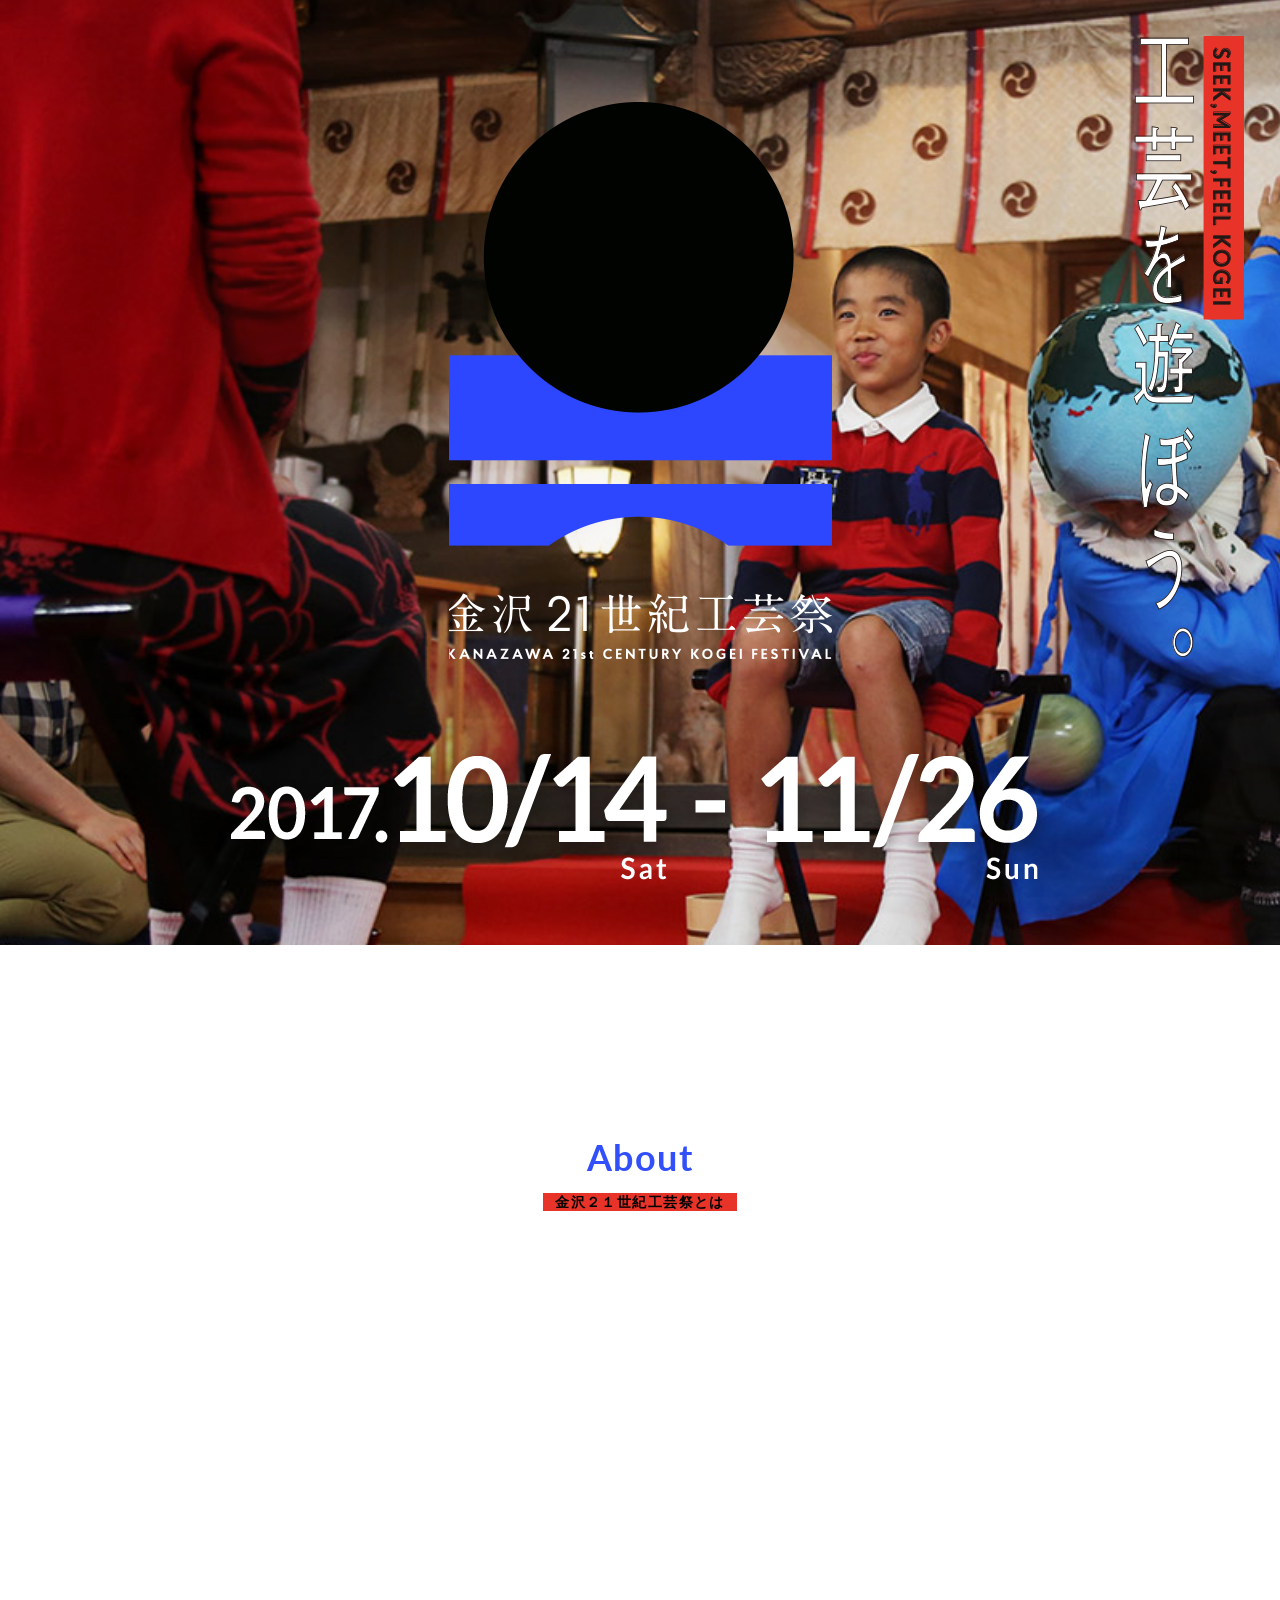
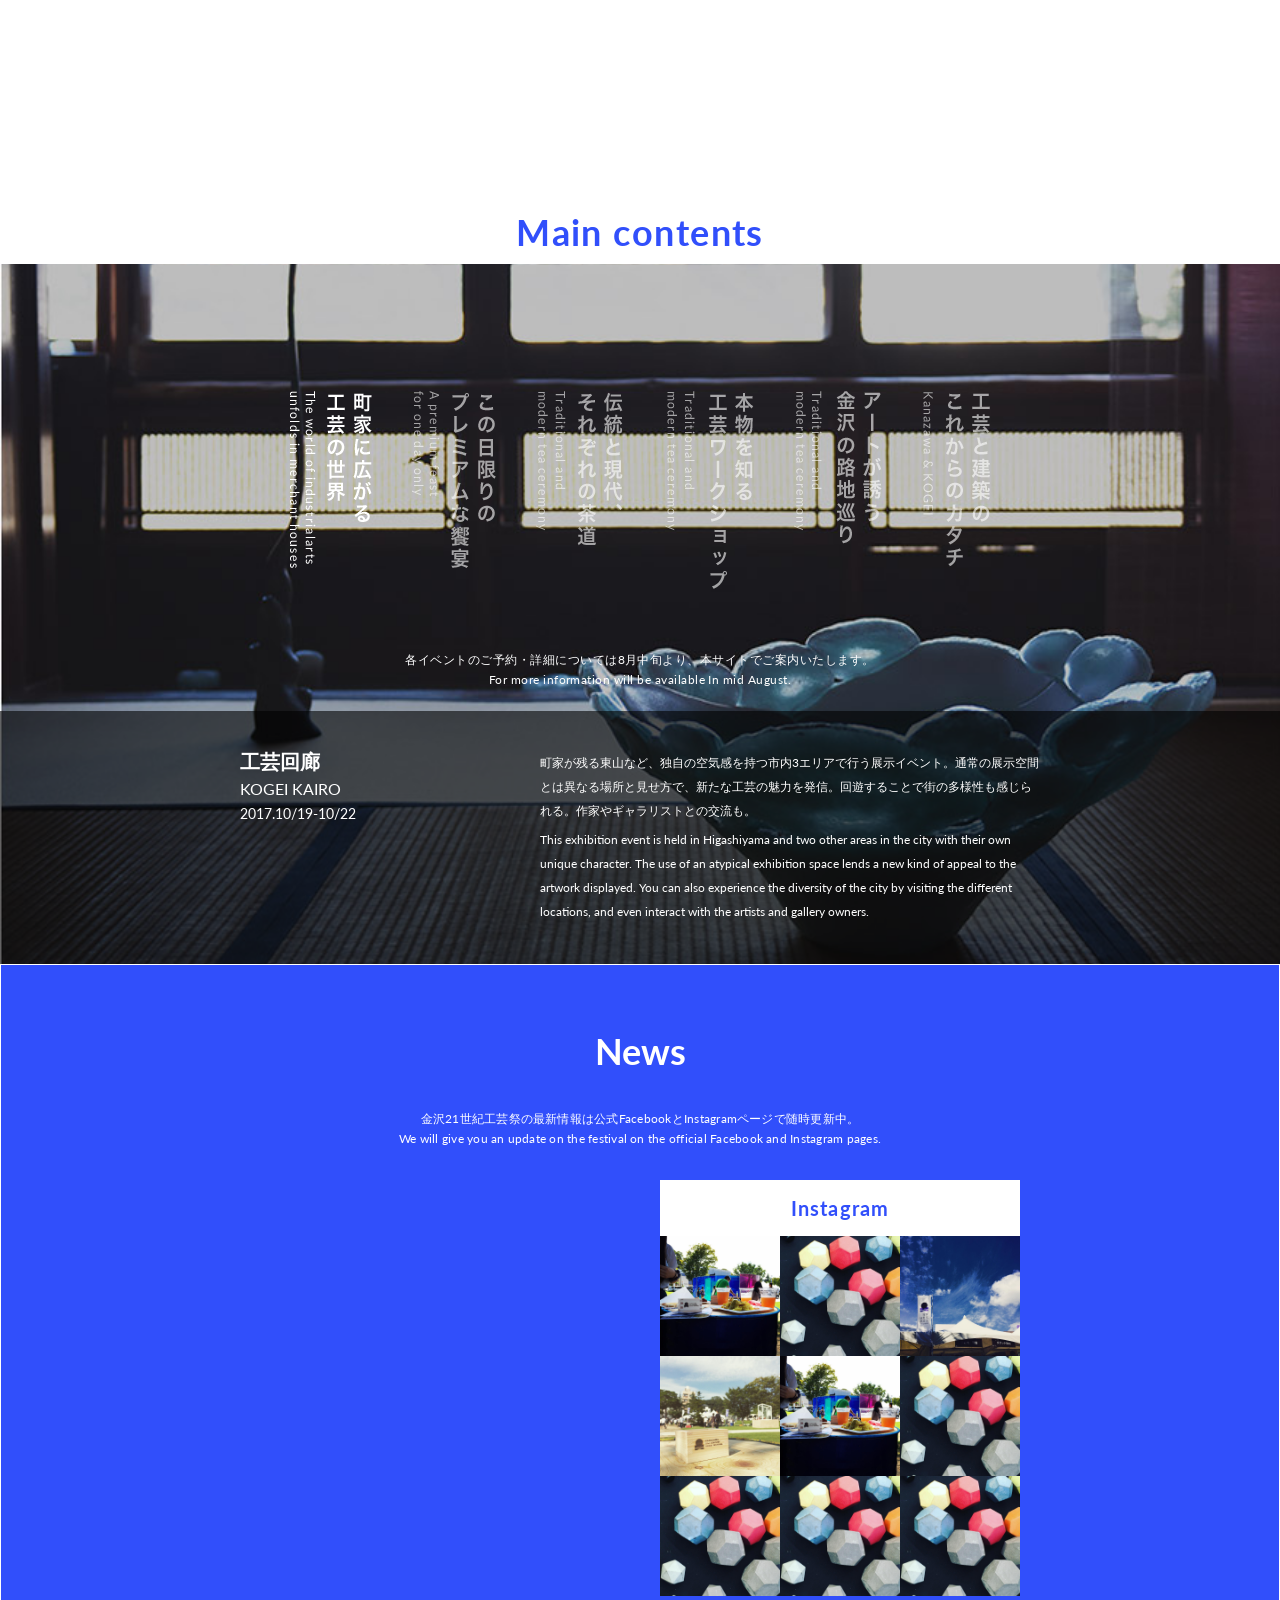
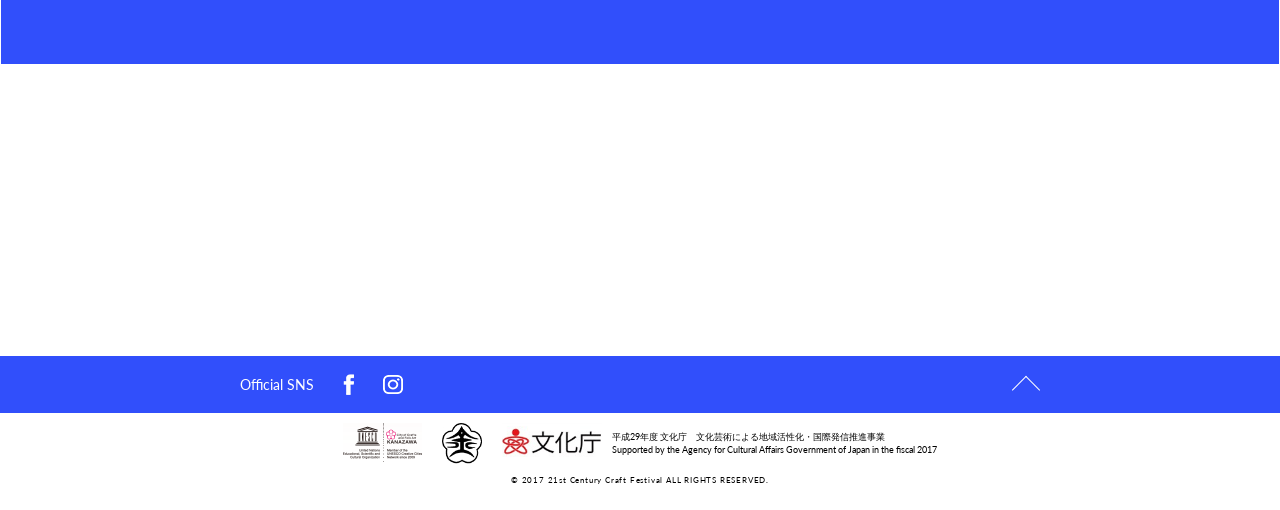
<file: public/index.html>
<!DOCTYPE html>
<html>

<head prefix="og: http://ogp.me/ns#">
  <meta charset="utf-8">
  <meta http-equiv="x-ua-compatible" content="ie=edge">
  <meta name="viewport" content="width=device-width, initial-scale=1, minimum-scale=1, maximum-scale=1, user-scalable=no">

  <meta name="keywords" content="#">
  <meta name="description" content="#">
  <title>第2回 金沢21世紀工芸祭</title>

  <!--  favicons -->
  <link rel="shortcut icon" type="image/vnd.microsoft.icon" href="assets/favicons/favicon.ico">
  <link rel="icon" type="image/vnd.microsoft.icon" href="assets/favicons/favicon.ico">
  <link rel="apple-touch-icon" sizes="57x57" href="assets/favicons/apple-touch-icon-57x57.png">
  <link rel="apple-touch-icon" sizes="60x60" href="assets/favicons/apple-touch-icon-60x60.png">
  <link rel="apple-touch-icon" sizes="72x72" href="assets/favicons/apple-touch-icon-72x72.png">
  <link rel="apple-touch-icon" sizes="76x76" href="assets/favicons/apple-touch-icon-76x76.png">
  <link rel="apple-touch-icon" sizes="114x114" href="assets/favicons/apple-touch-icon-114x114.png">
  <link rel="apple-touch-icon" sizes="120x120" href="assets/favicons/apple-touch-icon-120x120.png">
  <link rel="apple-touch-icon" sizes="144x144" href="assets/favicons/apple-touch-icon-144x144.png">
  <link rel="apple-touch-icon" sizes="152x152" href="assets/favicons/apple-touch-icon-152x152.png">
  <link rel="apple-touch-icon" sizes="180x180" href="assets/favicons/apple-touch-icon-180x180.png">
  <link rel="icon" type="image/png" sizes="192x192" href="assets/favicons/android-chrome-192x192.png">
  <link rel="icon" type="image/png" sizes="48x48" href="assets/favicons/favicon-48x48.png">
  <link rel="icon" type="image/png" sizes="96x96" href="assets/favicons/favicon-96x96.png">
  <link rel="icon" type="image/png" sizes="96x96" href="assets/favicons/favicon-160x160.png">
  <link rel="icon" type="image/png" sizes="96x96" href="assets/favicons/favicon-196x196.png">
  <link rel="icon" type="image/png" sizes="16x16" href="assets/favicons/favicon-16x16.png">
  <link rel="icon" type="image/png" sizes="32x32" href="assets/favicons/favicon-32x32.png">
  <link rel="manifest" href="assets/favicons/manifest.json">
  <meta name="msapplication-TileColor" content="#2d88ef">
  <meta name="msapplication-TileImage" content="/mstile-144x144.png">
  <!-- /favicons -->

  <!-- ogp -->
  <meta property="og:site_name" content="金沢21世紀工芸祭">
  <meta property="og:title" content="金沢21世紀工芸祭">
  <meta property="og:description" content="クラフト都市金沢が総力を挙げて初開催する大型工芸フェスティバル「金沢21世紀工芸祭」">
  <meta property="og:type" content="article">
  <meta property="og:locale:alternate" content="ja_JP"/>
  <meta property="og:locale:alternate" content="es_ES"/>
  <meta property="og:url" content="http://21c-kogei.jp/">
  <meta property="og:image" content="#">
  <meta property="og:site_name" content="#">
  <!-- /ogp -->

  <!-- twitter -->
  <meta name="twitter:card" content="summary_large_image">
  <meta name="twitter:title" content="第2回 金沢21世紀工芸祭">
  <meta name="twitter:description" content="//概要">
  <meta name="twitter:image:src" content="//image">
  <!-- /twitter -->

  <!-- assets -->
  <link rel="stylesheet" href="assets/css/style.css">
  <link href="https://fonts.googleapis.com/css?family=Lato" rel="stylesheet">
  <script src="assets/js/picturefill.js"></script>
  <script src="assets/js/jquery.js"></script>
  <script src="assets/js/bxslider.js"></script>
  <script src="assets/js/script.js"></script>
  <!-- /assets -->

</head>

<body>
  <div id="fb-root"></div>
  <script>
    (function (d, s, id) {
      var js, fjs = d.getElementsByTagName(s)[0];
      if (d.getElementById(id)) return;
      js = d.createElement(s);
      js.id = id;
      js.src = "//connect.facebook.net/ja_JP/sdk.js#xfbml=1&version=v2.9";
      fjs.parentNode.insertBefore(js, fjs);
    }(document, 'script', 'facebook-jssdk'));
  </script>

  <!-- header -->
  <header id="header">
    <h1 class="h1_01">
      <img src="assets/images/header_h1_01.png" alt="金沢21世紀工芸祭 KANAZAWA 21st CENTURY FESTIVAL">
    </h1>
    <p class="p_01"><img src="assets/images/header_p_01.png" alt="第二回"></p>
    <time class="time_01"><img src="assets/images/header_time_01.png" alt="2017.10/14sat - 11/26sun"></time>
  </header>
  <!-- header -->

  <!-- content -->
  <main id="index" class="content">

    <!-- about -->
    <section class="about">
      <div class="l_inner">
        <h2 class="h2_01">About<br><i>金沢２１世紀工芸祭とは</i></h2>
        <p class="p_01">金沢21世紀工芸祭は、藩政期以来のものづくりが息づく石川県金沢市を舞台に開催する大型工芸フェスティバル。多様な展示にワークショップ、食イベントや茶会など、たくさんのプログラムが展開されます。いつにも増して工芸との接点がちりばめられた金沢で、ものづくりをとことん堪能してみませんか。</p>
        <h2 class="h2_02">What is Kanazawa 21st KOGEI Festival</h2>
        <p class="p_02">The Kanazawa 21 KOGEI Festival is a large-scale arts and crafts festival held in Kanazawa, Ishikawa Prefecture, a setting where craftsmanship traditions dating from the Edo period come to life. In addition to a wide range of exhibits, there will be held workshops, feast events, tea ceremony and other event programs. Thoroughly enjoy craftsmanship in Kanazawa, a city that will be studded even more than usual with places to experience arts and crafts.</p>
      </div>
    </section>
    <!-- /about -->

    <!-- /main_content -->
    <section class="mc">
      <h2 class="h2_01">Main contents</h2>
      <p class="p_01 pc">各イベントのご予約・詳細については8月中旬より、本サイトでご案内いたします。<br><i>For more information will be available In mid August.</i></p>
      <div class="mc_slider pc">
        <ul id="mcSlider">
          <li>
            <div class="l_block_01">
              <div class="l_box_01">
                <h3>工芸回廊<i>KOGEI KAIRO</i></h3>
                <time>2017.10/19-10/22</time>
              </div>
              <div class="l_box_02">
                <p>町家が残る東山など、独自の空気感を持つ市内3エリアで行う展示イベント。通常の展示空間とは異なる場所と見せ方で、新たな工芸の魅力を発信。回遊することで街の多様性も感じられる。作家やギャラリストとの交流も。</p>
                <p>This exhibition event is held in Higashiyama and two other areas in the city with their own unique character. The use of an atypical exhibition space lends a new kind of appeal to the artwork displayed. You can also experience the diversity of the city by visiting the different locations, and even interact with the artists and gallery owners.</p>
              </div>
            </div>
          </li>
          <li>
            <div class="l_block_01">
              <div class="l_box_01">
                <h3>趣膳食彩<i>SHUZEN SHOKUSAI</i></h3>
                <time>2017.10/14-11/25</time>
              </div>
              <div class="l_box_02">
                <p>金沢が誇る食文化と工芸の饗宴。金沢の街を深く知るディレクター陣が、工芸作家や料理、空間を独自の感性でコーディネート。この日のためだけに用意されたプレミアムな世界観を五感で味わう、一期一会の食事会。</p>
                <p>A feast featuring the food culture and industrial arts Kanazawa takes pride in. The group of directors has deep understanding of the city of Kanazawa, and coordinates the works of industrial artists, food, and the space itself with a distinctive aesthetic. Enjoy the premium world created especially for this day with all five of your sense at this once in a lifetime dinner party.</p>
              </div>
            </div>
          </li>
          <li>
            <div class="l_block_01">
              <div class="l_box_01">
                <h3>金沢みらい茶会<i>KANAZAWA MIRAI CHAKAI</i></h3>
                <time>2017.10/15-11/26</time>
              </div>
              <div class="l_box_02">
                <p>「茶の湯」文化が根付く金沢ならではのイベント。茶席を「トラディショナル」と「コンテンポラリー」の2大テーマで実施。後者は建築家やクリエイターらが亭主となり、思い思いの解釈でおもてなしの心を表現する。</p>
                <p>This is an event perfectly suited to Kanazawa, with its deep-rooted connections to tea ceremony culture. Featuring two major themes for tea ceremony seating, traditional and contemporary. The latter features architects and creative professionals as tea masters, and the hosts interpret the teachings in their own way to form a unique style of hospitality.</p>
              </div>
            </div>
          </li>
          <li>
            <div class="l_block_01">
              <div class="l_box_01">
                <h3>金沢みらい工芸部<i>KANAZAWA MIRAI KOGEI-BU</i></h3>
                <time>2017.10/14-11/25</time>
              </div>
              <div class="l_box_02">
                <p>子どもから大人まで、幅広い層が参加できるワークショップを実施する。石川の伝統工芸体験のほか、作家がどのようなコンセプトで作品をつくっているか、彼らの思いを追体験するアートワーク寄りのプログラムもある。</p>
                <p>Visitors from a wide range of demographics from children to adults can all participate in this workshop. In addition to experiencing the traditional industrial arts of Ishikawa for yourself, this program also features vicarious experiences where creative professionals share the concepts they put into creating their work, giving participants a sense of closeness to artwork.</p>
              </div>
            </div>
          </li>
          <li>
            <div class="l_block_01">
              <div class="l_box_01">
                <h3>金沢アートスペースリンク<i>KANAZAWA ART SPACE LINK</i></h3>
                <time>2017.11/11-11/26</time>
              </div>
              <div class="l_box_02">
                <p>ギャラリーやアートスペースが連携する展示イベント。各スペースをそれぞれが目指す「美」の傾向により3グループに分類、グループごとに展示を行う。展示に併せてタブロイドも発行し、金沢の美術シーンを客観的に見つめる。</p>
                <p>This is an exhibition event coordinated by galleries and art spaces. The different spaces are divided up into 3 groups based on the type of beauty they're aiming for, and exhibitions are carried out for each group. There's also a published tabloid to go along with the exhibitions that provides an objective view of the art scene in Kanazawa.</p>
              </div>
            </div>
          </li>
          <li>
            <div class="l_block_01">
              <div class="l_box_01">
                <h3>工芸建築<i>Kanazawa &amp; KOGEI</i></h3>
                <time>2017.11.07 - 11.19</time>
              </div>
              <div class="l_box_02">
                <p>「建築を、ひとつの工芸作品として考える」。このテーマに、工芸作家や建築家ら多彩なプレイヤーが応じる初の展覧会。伝統と革新が呼応し合い独自の文化を発信する金沢から「工芸建築」が生み出す新たな可能性を提案する。</p>
                <p>This exhibition event is held in Higashiyama and two other areas in the city with their own unique character. The use of an atypical exhibition space lends a new kind of appeal to the artwork displayed. You can also experience the diversity of the city by visiting the different locations, and even interact with the artists and gallery owners.</p>
              </div>
            </div>
          </li>
        </ul>
      </div>
      <ul class="mc_pager pc" id="mcPager">
        <li><a data-slide-index="0"><img src="assets/images/mc_pager1.png" alt=""></a></li>
        <li><a data-slide-index="1"><img src="assets/images/mc_pager2.png" alt=""></a></li>
        <li><a data-slide-index="2"><img src="assets/images/mc_pager3.png" alt=""></a></li>
        <li><a data-slide-index="3"><img src="assets/images/mc_pager4.png" alt=""></a></li>
        <li><a data-slide-index="4"><img src="assets/images/mc_pager5.png" alt=""></a></li>
        <li><a data-slide-index="5"><img src="assets/images/mc_pager6.png" alt=""></a></li>
      </ul>
      <ul class="mc_accordion tb sp" id="mcAccordion">
        <li>
          <h3><img src="assets/images/mc_title_01.jpg" alt=""></h3>
          <div class="l_box_01">
            <h4 class="h4_01">工芸回廊<i>Kogei kairo</i></h4>
            <time class="time_01">2017.11/11-11/26</time>
            <p class="p_02">町家が残る東山など、独自の空気感を持つ市内3エリアで行う展示イベント。通常の展示空間とは異なる場所と見せ方で、新たな工芸の魅力を発信。回遊することで街の多様性も感じられる。作家やギャラリストとの交流も。</p>
            <p class="p_03">This exhibition event is held in Higashiyama and two other areas in the city with their own unique character. The use of an atypical exhibition space lends a new kind of appeal to the artwork displayed. You can also experience the diversity of the city by visiting the different locations, and even interact with the artists and gallery owners.</p>
          </div>
        </li>
        <li>
          <h3><img src="assets/images/mc_title_02.jpg" alt=""></h3>
          <div class="l_box_01">
            <h4 class="h4_01">趣膳食彩<i>SHUZEN SHOKUSAI</i></h4>
            <time class="time_01">2017.10/14-11/25</time>
            <p class="p_02">金沢が誇る食文化と工芸の饗宴。金沢の街を深く知るディレクター陣が、工芸作家や料理、空間を独自の感性でコーディネート。この日のためだけに用意されたプレミアムな世界観を五感で味わう、一期一会の食事会。</p>
            <p class="p_03">A feast featuring the food culture and industrial arts Kanazawa takes pride in. The group of directors has deep understanding of the city of Kanazawa, and coordinates the works of industrial artists, food, and the space itself with a distinctive aesthetic. Enjoy the premium world created especially for this day with all five of your sense at this once in a lifetime dinner party.</p>
          </div>
        </li>
        <li>
          <h3><img src="assets/images/mc_title_03.jpg" alt=""></h3>
          <div class="l_box_01">
            <h4 class="h4_01">金沢みらい茶会<i>KANAZAWA MIRAI CHAKAI</i></h4>
            <time class="time_01">2017.10/15-11/26</time>
            <p class="p_02">「茶の湯」文化が根付く金沢ならではのイベント。茶席を「トラディショナル」と「コンテンポラリー」の2大テーマで実施。後者は建築家やクリエイターらが亭主となり、思い思いの解釈でおもてなしの心を表現する。</p>
            <p class="p_03">This is an event perfectly suited to Kanazawa, with its deep-rooted connections to tea ceremony culture. Featuring two major themes for tea ceremony seating, traditional and contemporary. The latter features architects and creative professionals as tea masters, and the hosts interpret the teachings in their own way to form a unique style of hospitality.</p>
          </div>
        </li>
        <li>
          <h3><img src="assets/images/mc_title_04.jpg" alt=""></h3>
          <div class="l_box_01">
            <h4 class="h4_01">金沢みらい工芸部<i>KANAZAWA MIRAI KOGEI-BU</i></h4>
            <time class="time_01">2017.10/14-11/25</time>
            <p class="p_02">子どもから大人まで、幅広い層が参加できるワークショップを実施する。石川の伝統工芸体験のほか、作家がどのようなコンセプトで作品をつくっているか、彼らの思いを追体験するアートワーク寄りのプログラムもある。</p>
            <p class="p_03">Visitors from a wide range of demographics from children to adults can all participate in this workshop. In addition to experiencing the traditional industrial arts of Ishikawa for yourself, this program also features vicarious experiences where creative professionals share the concepts they put into creating their work, giving participants a sense of closeness to artwork.</p>
          </div>
        </li>
        <li>
          <h3><img src="assets/images/mc_title_05.jpg" alt=""></h3>
          <div class="l_box_01">
            <h4 class="h4_01">金沢アートスペースリンク<i>KANAZAWA ART SPACE LINK</i></h4>
            <time class="time_01">2017.11/11-11/26</time>
            <p class="p_02">ギャラリーやアートスペースが連携する展示イベント。各スペースをそれぞれが目指す「美」の傾向により3グループに分類、グループごとに展示を行う。展示に併せてタブロイドも発行し、金沢の美術シーンを客観的に見つめる。</p>
            <p class="p_03">This is an exhibition event coordinated by galleries and art spaces. The different spaces are divided up into 3 groups based on the type of beauty they're aiming for, and exhibitions are carried out for each group. There's also a published tabloid to go along with the exhibitions that provides an objective view of the art scene in Kanazawa.</p>
          </div>
        </li>
        <li>
          <h3><img src="assets/images/mc_title_06.jpg" alt="工芸×建築の可能性を探る"></h3>
          <div class="l_box_01">
            <h4 class="h4_01">工芸建築<i>Kanazawa &amp; KOGEI</i></h4>
            <time class="time_01">2017.11.07 - 11.19</time>
            <p class="p_02">「建築を、ひとつの工芸作品として考える」。このテーマに、工芸作家や建築家ら多彩なプレイヤーが応じる初の展覧会。伝統と革新が呼応し合い独自の文化を発信する金沢から「工芸建築」が生み出す新たな可能性を提案する。</p>
            <p class="p_03">This exhibition event is held in Higashiyama and two other areas in the city with their own unique character. The use of an atypical exhibition space lends a new kind of appeal to the artwork displayed. You can also experience the diversity of the city by visiting the different locations, and even interact with the artists and gallery owners.</p>
          </div>
        </li>
      </ul>
      <p class="p_01 tb sp">各イベントのご予約・詳細については<br>8月中旬より、本サイトでご案内いたします。<i>For more information<br>will be available In mid August.</i></p>
    </section>
    <!-- /main_content -->

    <!-- news -->
    <section class="news">
      <h2 class="h2_01">News</h2>
      <p class="p_01">金沢21世紀工芸祭の最新情報は<br class="tb sp">公式FacebookとInstagramページで随時更新中。<i>We will give you an update on the <br class="tb sp">festival on the official Facebook and Instagram pages.</i></p>
      <div class="l_block_01">
        <div class="l_box_01">
          <div class="div_01" id="facebook">
            <div class="fb-page" data-href="https://www.facebook.com/kanazawa21kogei/" data-tabs="timeline" data-width="500" data-height="414" data-small-header="true" data-adapt-container-width="true" data-hide-cover="false" data-show-facepile="true">
              <blockquote cite="https://www.facebook.com/kanazawa21kogei/" class="fb-xfbml-parse-ignore"><a href="https://www.facebook.com/kanazawa21kogei/">金沢21世紀工芸祭</a></blockquote>
            </div>
          </div>
        </div>
        <div class="l_box_02">
          <h3 class="h3_01">Instagram</h3>
          <ul class="ul_01" id="instagram">
            <li><a href=""><img src="assets/images/instagram1.jpg" alt=""></a></li>
            <li><a href=""><img src="assets/images/instagram2.jpg" alt=""></a></li>
            <li><a href=""><img src="assets/images/instagram3.jpg" alt=""></a></li>
            <li><a href=""><img src="assets/images/instagram4.jpg" alt=""></a></li>
            <li><a href=""><img src="assets/images/instagram1.jpg" alt=""></a></li>
            <li><a href=""><img src="assets/images/instagram2.jpg" alt=""></a></li>
            <li><a href=""><img src="assets/images/instagram2.jpg" alt=""></a></li>
            <li><a href=""><img src="assets/images/instagram2.jpg" alt=""></a></li>
            <li><a href=""><img src="assets/images/instagram2.jpg" alt=""></a></li>
          </ul>
        </div>
      </div>
    </section>
    <!-- /news -->

    <!-- sponsor -->
    <section class="sponsor">
      <h2 class="h2_01">主　催</h2>
      <p class="p_01">金沢創造都市推進員会
        <br>金沢市</p>
      <h2 class="h2_02">事務局</h2>
      <address class="address_01">
        <p>金沢21世紀工芸祭実行委員会<br>（株式会社ノエチカ内）</p>
        <p>石川県金沢市下本多町六番丁40番地1 3階<br>Email : <a href="mailto:info@noetica.co.jp">info@noetica.co.jp</a></p>
      </address>
      <!--<h2 class="h2_03">プレスリリースに関するお問い合わせ</h2>
      <address class="address_02">
        <p>金沢21世紀工芸祭実行委員会・広報担当<br>（株式会社エーミライトデザイン内）</p>
        <p>石川県金沢市本町1-5-3 リファーレ2階<br>Email : <a href="mailto:press@21c-kogei.jp">press@21c-kogei.jp</a></p>
      </address>-->
    </section>
    <!-- /sponsor -->

  </main>
  <!-- /content -->

  <!-- bg -->
  <div id="bg">
    <ul class="ul_01" id="bgSlider">
      <li class="bg_img_01">&nbsp;</li>
      <li class="bg_img_02">&nbsp;</li>
      <li class="bg_img_03">&nbsp;</li>
    </ul>
  </div>
  <!-- /bg -->

  <!-- footer -->
  <footer id="footer">
    <div class="l_block_01">
      <div class="l_block_01_inner">
        <h4 class="h4_01">Official SNS</h4>
        <ul class="ul_01">
          <li>
            <a target="_blank" href="https://www.facebook.com/kanazawa21kogei/"><img src="assets/images/footer_facebook.png" alt=""></a>
          </li>
          <li>
            <a target="_blank" href="https://www.instagram.com/kanazawa21kogei/"><img src="assets/images/footer_instagram.png" alt=""></a>
          </li>
        </ul>
        <div class="div_01">
          <a href="#"></a>
        </div>
      </div>
    </div>
    <div class="l_block_02">
      <div class="l_block_02_inner">
        <ul class="ul_02">
          <li>
            <picture>
              <source media="(min-width: 426px)" srcset="assets/images/footer_icon_01.png">
              <source media="(max-width: 425px)" srcset="assets/images/footer_icon_01_sp.png">
              <img src="assets/images/footer_icon_01.png" alt="dummy image">
            </picture>
          </li>
          <li>
            <picture>
              <source media="(min-width: 426px)" srcset="assets/images/footer_icon_02.png">
              <source media="(max-width: 425px)" srcset="assets/images/footer_icon_02_sp.png">
              <img src="assets/images/footer_icon_01.png" alt="dummy image">
            </picture>
          </li>
          <li>
            <picture>
              <source media="(min-width: 426px)" srcset="assets/images/footer_icon_03.png">
              <source media="(max-width: 425px)" srcset="assets/images/footer_icon_03_sp.png">
              <img src="assets/images/footer_icon_01.png" alt="dummy image">
            </picture>
          </li>
        </ul>
        <p class="p_01">平成29年度 文化庁　文化芸術による地域活性化・国際発信推進事業
          <br>Supported by the Agency for Cultural Affairs Government of Japan in the fiscal 2017</p>
        <p class="p_02"><small>&copy; 2017 21st Century Craft Festival ALL RIGHTS RESERVED.</small></p>
      </div>
    </div>
  </footer>
  <!-- /footer -->

</body>

</html>
</file>
<file: public/assets/css/style.css>
@charset 'UTF-8';
/* reset */
body,
div,
pre,
p,
blockquote,
dl,
dt,
dd,
ul,
ol,
li,
h1,
h2,
h3,
h4,
h5,
h6,
form,
fieldset,
th,
td,
figure,
figcaption
{
    margin: 0;
    padding: 0;
}

input,
textarea
{
    font-size: 100%; 

    margin: 0;
}

label
{
    cursor: pointer;
}

table
{
    font-size: 100%; 

    border-spacing: 0;
    border-collapse: collapse;
}

th,
td
{
    list-style: none;
}

fieldset,
img
{
    border: 0;
}

img
{
    width: 100%;
    max-width: 100%;
    height: auto;

    vertical-align: top;
}

address,
caption,
cite,
code,
dfn,
em,
th,
var
{
    font-weight: normal; 
    font-style: normal;
}

ol,
ul
{
    list-style: none;
}

caption,
th
{
    text-align: left;
}

h1,
h2,
h3,
h4,
h5,
h6
{
    font-size: 100%;
    font-weight: normal;
}

q:after,
q:before
{
    content: '';
}

a,
input
{
    color: inherit; 
    outline: none;
}

a
{
    text-decoration: none;
}

input,
textarea
{
    border-radius: 0;
}

input[type='button'],
input[type='submit']
{
    padding: 0;

    cursor: pointer; 

    border: none;
    background: none;

    -webkit-appearance: none;
}

abbr,
acronym
{
    border: 0;
}

i
{
    font-style: normal;
}

main,
section,
article,
time
{
    display: block;
}

/* /reset */
/* base */
*
{
    -webkit-box-sizing: border-box;
            box-sizing: border-box;
}

body
{
    font-family: 'Lato', '游ゴシック', YuGothic, 'ヒラギノ角ゴ Pro', 'Hiragino Kaku Gothic Pro', 'メイリオ', 'Meiryo', sans-serif;
    font-size: 0;
    line-height: 0;

    position: relative;

    letter-spacing: 0;
    word-wrap: break-word;

    color: #000; 

    -webkit-font-smoothing: antialiased;
    -moz-osx-font-smoothing: grayscale;
    -webkit-overflow-scrolling: touch;
    -webkit-text-size-adjust: 100%;
}

img
{
    width: 100%;
}

.sp
{
    display: none;
}
@media screen and (max-width: 425px)
{
    .sp
    {
        display: block !important;
    }
}

.tb
{
    display: none;
}
@media screen and (min-width: 426px) and (max-width: 999px)
{
    .tb
    {
        display: block !important;
    }
}

.pc
{
    display: none;
}
@media screen and (min-width: 1000px)
{
    .pc
    {
        display: block !important;
    }
}

.cf
{
    zoom: 1;
}
.cf:after
{
    display: block;
    clear: both; 

    content: '';
}

a
{
    display: block;
}

img
{
    pointer-events: none;
}

/* /base */
/* z-index */
header,
main,
footer
{
    z-index: 2;
}

#bg
{
    z-index: 1;
}

/* /z-index */
/* header */
header
{
    position: relative;

    display: table;

    width: 100%;
}
@media screen and (max-width: 425px)
{
    header
    {
        height: 100vh;
    }
}
@media screen and (min-width: 426px) and (max-width: 999px)
{
    header
    {
        height: 100vh;
    }
}
@media screen and (min-width: 1000px)
{
    header
    {
        height: 100vh; 
        min-height: 660px;
    }
}
header .h1_01
{
    display: table-cell;

    text-align: center; 
    vertical-align: middle;
}
@media screen and (max-width: 425px)
{
    header .h1_01
    {
        padding-bottom: 16%;
    }
}
@media screen and (min-width: 426px) and (max-width: 999px)
{
    header .h1_01
    {
        padding-bottom: 100px;
    }
}
@media screen and (min-width: 1000px)
{
    header .h1_01
    {
        padding-bottom: 140px;
    }
}
@media screen and (max-width: 425px)
{
    header .h1_01 img
    {
        width: 60%;
    }
}
@media screen and (min-width: 426px) and (max-width: 999px)
{
    header .h1_01 img
    {
        width: 320px;
    }
}

@media screen and (min-width: 1000px) and (max-height: 759px)
{
    header .h1_01 img
    {
        width: 260px;
    }
}

@media screen and (min-width: 1000px) and (min-height: 760px)
{
    header .h1_01 img
    {
        width: 383px;
    }
}
header .p_01
{
    position: absolute;
}
@media screen and (max-width: 425px)
{
    header .p_01
    {
        top: 0;
        right: 0;

        width: 14%; 
        margin-top: 8%;
    }
}
@media screen and (min-width: 426px) and (max-width: 999px)
{
    header .p_01
    {
        top: 36px;
        right: 36px;

        width: 92px;
    }
}
@media screen and (min-width: 1000px)
{
    header .p_01
    {
        top: 36px;
        right: 36px;
    }
}
@media screen and (min-width: 1000px) and (max-height: 759px)
{
    header .p_01
    {
        width: 92px;
    }
}
@media screen and (min-width: 1000px) and (min-height: 760px)
{
    header .p_01
    {
        width: 110px;
    }
}
header .time_01
{
    position: absolute;
    left: 0;

    display: block;

    width: 100%;

    text-align: center;
}
@media screen and (max-width: 425px)
{
    header .time_01
    {
        bottom: 14%;
    }
}
@media screen and (min-width: 426px) and (max-width: 999px)
{
    header .time_01
    {
        bottom: 18px;
    }
}
@media screen and (min-width: 1000px)
{
    header .time_01
    {
        bottom: 18px;

        margin: 0 auto;
    }
}
@media screen and (min-width: 1000px) and (max-height: 759px)
{
    header .time_01 img
    {
        width: 800px;
    }
}
@media screen and (min-width: 1000px) and (min-height: 760px)
{
    header .time_01 img
    {
        width: 1000px;
    }
}

/* /header */
/* main */
main
{
    position: relative;
}

/* /main */
/* main_content */
#index .mc
{
    position: relative;

    background-color: #fff;
}
@media screen and (min-width: 426px) and (max-width: 999px)
{
    #index .mc
    {
        width: 425px; 
        margin: 0 auto 80px;
    }
}
#index .mc .h2_01
{
    font-weight: bold;
    line-height: 1;

    text-align: center; 
    letter-spacing: .04em;

    color: #314ffb;
}
@media screen and (max-width: 425px)
{
    #index .mc .h2_01
    {
        font-size: 6.5625vw; 

        padding: 2em 0;
    }
}
@media screen and (min-width: 426px) and (max-width: 999px)
{
    #index .mc .h2_01
    {
        font-size: 36px; 

        padding: 2em 0;
    }
}
@media screen and (min-width: 1000px)
{
    #index .mc .h2_01
    {
        font-size: 36px; 

        padding: 14px 0;
    }
}
#index .mc .p_01
{
    font-weight: normal;
    line-height: 1.7;

    width: 100%;

    text-align: center;
    letter-spacing: .04em;
}
@media screen and (max-width: 425px)
{
    #index .mc .p_01
    {
        font-size: 3.28125vw;

        padding: 2em 0;

        color: #314ffb; 
        background-color: #fff;
    }
}
@media screen and (min-width: 426px) and (max-width: 999px)
{
    #index .mc .p_01
    {
        font-size: 12px;

        padding: 2em 0;

        color: #314ffb; 
        background-color: #fff;
    }
}
@media screen and (min-width: 1000px)
{
    #index .mc .p_01
    {
        font-size: 12px;

        position: absolute;
        z-index: 2;
        left: 0;

        color: #fff;
    }
}
@media screen and (min-width: 1000px) and (max-height: 759px)
{
    #index .mc .p_01
    {
        top: 318px;
    }
}
@media screen and (min-width: 1000px) and (min-height: 760px)
{
    #index .mc .p_01
    {
        top: 450px;
    }
}
#index .mc .p_01 i
{
    display: block;
}
@media screen and (max-width: 425px)
{
    #index .mc .p_01 i
    {
        margin-top: .4em;
    }
}
@media screen and (min-width: 426px) and (max-width: 999px)
{
    #index .mc .p_01 i
    {
        margin-top: .4em;
    }
}
#index .mc .bx-wrapper
{
    position: relative;
    z-index: 1;
}

@media screen and (min-width: 1000px) and (max-height: 759px)
{
    #index .mc .bx-wrapper,
    #index .mc .bx-viewport,
    #index .mc .mc_slider ul
    {
        height: 560px;
    }
}

@media screen and (min-width: 1000px) and (min-height: 760px)
{
    #index .mc .bx-wrapper,
    #index .mc .bx-viewport,
    #index .mc .mc_slider ul
    {
        height: 700px;
    }
}
#index .mc .bx-wrapper li,
#index .mc .bx-viewport li,
#index .mc .mc_slider ul li
{
    height: 100%;

    background-size: cover !important;
}
#index .mc .bx-wrapper li:nth-child(1),
#index .mc .bx-viewport li:nth-child(1),
#index .mc .mc_slider ul li:nth-child(1)
{
    background: url(../images/mc_figure_01.jpg) no-repeat center center;
}
#index .mc .bx-wrapper li:nth-child(2),
#index .mc .bx-viewport li:nth-child(2),
#index .mc .mc_slider ul li:nth-child(2)
{
    background: url(../images/mc_figure_02.jpg) no-repeat center center;
}
#index .mc .bx-wrapper li:nth-child(3),
#index .mc .bx-viewport li:nth-child(3),
#index .mc .mc_slider ul li:nth-child(3)
{
    background: url(../images/mc_figure_03.jpg) no-repeat center center;
}
#index .mc .bx-wrapper li:nth-child(4),
#index .mc .bx-viewport li:nth-child(4),
#index .mc .mc_slider ul li:nth-child(4)
{
    background: url(../images/mc_figure_04.jpg) no-repeat center center;
}
#index .mc .bx-wrapper li:nth-child(5),
#index .mc .bx-viewport li:nth-child(5),
#index .mc .mc_slider ul li:nth-child(5)
{
    background: url(../images/mc_figure_05.jpg) no-repeat center center;
}
#index .mc .bx-wrapper li:nth-child(6),
#index .mc .bx-viewport li:nth-child(6),
#index .mc .mc_slider ul li:nth-child(6)
{
    background: url(../images/mc_figure_06.jpg) no-repeat center center;
}
#index .mc .bx-wrapper li .l_block_01,
#index .mc .bx-viewport li .l_block_01,
#index .mc .mc_slider ul li .l_block_01
{
    position: absolute;
    z-index: 3;
    bottom: 0;
    left: 0;

    width: 100%;
    padding: 40px 0;

    text-align: center; 

    background: rgba(0, 0, 0, .6);
}
#index .mc .bx-wrapper li .l_block_01 .l_box_01,
#index .mc .bx-viewport li .l_block_01 .l_box_01,
#index .mc .mc_slider ul li .l_block_01 .l_box_01
{
    display: inline-block;

    width: 300px;

    text-align: left; 
    vertical-align: top;
}
#index .mc .bx-wrapper li .l_block_01 .l_box_01 h3,
#index .mc .bx-viewport li .l_block_01 .l_box_01 h3,
#index .mc .mc_slider ul li .l_block_01 .l_box_01 h3
{
    font-size: 20px;
    font-weight: bold;
    line-height: 1;

    color: #fff;
}
#index .mc .bx-wrapper li .l_block_01 .l_box_01 h3 i,
#index .mc .bx-viewport li .l_block_01 .l_box_01 h3 i,
#index .mc .mc_slider ul li .l_block_01 .l_box_01 h3 i
{
    font-size: 16px;
    font-weight: normal; 

    display: block;

    margin-top: .6em;
}
#index .mc .bx-wrapper li .l_block_01 .l_box_01 time,
#index .mc .bx-viewport li .l_block_01 .l_box_01 time,
#index .mc .mc_slider ul li .l_block_01 .l_box_01 time
{
    font-size: 14px;
    line-height: 1;

    margin-top: .7em;

    color: #fff;
}
#index .mc .bx-wrapper li .l_block_01 .l_box_02,
#index .mc .bx-viewport li .l_block_01 .l_box_02,
#index .mc .mc_slider ul li .l_block_01 .l_box_02
{
    display: inline-block;

    width: 500px;

    text-align: left; 
    vertical-align: top;
}
#index .mc .bx-wrapper li .l_block_01 .l_box_02 p,
#index .mc .bx-viewport li .l_block_01 .l_box_02 p,
#index .mc .mc_slider ul li .l_block_01 .l_box_02 p
{
    font-size: 12px;
    line-height: 2;

    color: #fff;
}
#index .mc .bx-wrapper li .l_block_01 .l_box_02 p:nth-child(2),
#index .mc .bx-viewport li .l_block_01 .l_box_02 p:nth-child(2),
#index .mc .mc_slider ul li .l_block_01 .l_box_02 p:nth-child(2)
{
    margin-top: .4em;
}
#index .mc .mc_pager
{
    position: absolute;
    z-index: 2;
    left: 0;

    width: 100%;

    text-align: center;
}

@media screen and (min-width: 1000px) and (max-height: 759px)
{
    #index .mc .mc_pager
    {
        top: 100px;
    }
}

@media screen and (min-width: 1000px) and (min-height: 760px)
{
    #index .mc .mc_pager
    {
        top: 190px;
    }
}
#index .mc .mc_pager li
{
    display: inline-block;

    margin: 0 20px;
}
#index .mc .mc_pager li a
{
    cursor: pointer; 
    -webkit-transition: ease .24s all;
            transition: ease .24s all;

    opacity: .6;
}
#index .mc .mc_pager li a:hover,
#index .mc .mc_pager li a.active
{
    opacity: 1;
}
#index .mc .mc_accordion li:nth-child(n+2)
{
    margin-top: 2px;
}
#index .mc .mc_accordion li h3
{
    position: relative;
}
#index .mc .mc_accordion li h3:after
{
    position: absolute;
    right: 9%;
    bottom: 30px;

    display: block;

    width: 20px;
    height: 20px;

    content: '';
    -webkit-transform: rotate(-225deg);
        -ms-transform: rotate(-225deg);
            transform: rotate(-225deg); 

    border-top: 2px solid #fff;
    border-right: 2px solid #fff;
}
#index .mc .mc_accordion li h3.active:after
{
    bottom: 20px;

    -webkit-transform: rotate(-45deg);
        -ms-transform: rotate(-45deg);
            transform: rotate(-45deg);
}
#index .mc .mc_accordion li .l_box_01
{
    display: none;

    width: 100%;
    padding: 9%;

    color: #314ffb;
}
#index .mc .mc_accordion li .l_box_01 .h4_01
{
    font-size: 16px;
    font-weight: bold;
    line-height: 1; 

    text-align: right;
}
#index .mc .mc_accordion li .l_box_01 .h4_01 i
{
    font-size: 14px;
    font-weight: normal;

    display: block; 

    margin-top: .4em;
}
#index .mc .mc_accordion li .l_box_01 .time_01
{
    font-size: 14px;
    line-height: 1; 

    display: block;

    margin-top: .4em;

    text-align: right;
}
#index .mc .mc_accordion li .l_box_01 .p_02,
#index .mc .mc_accordion li .l_box_01 .p_03
{
    font-size: 14px;
    line-height: 1.7;

    margin-top: 3em;

    text-align: left;

    color: #314ffb;
}
#index .mc .mc_accordion li .l_box_01 .p_03
{
    margin-top: 1em;
}

/* /main_content */
/* bg */
#bg
{
    position: fixed;
    top: 0;
    left: 0;

    width: 100%;
    height: 100vh;
}
#bg .ul_01 li
{
    position: absolute;
    top: 0;
    left: 0;

    width: 100%;
    height: 100%;

    background-repeat: no-repeat !important; 
    background-size: cover !important;
}
@media screen and (max-width: 425px)
{
    #bg .ul_01 li.bg_img_01
    {
        background: url(../images/bg_img_01_sp.jpg) no-repeat center center;
    }
}
@media screen and (min-width: 426px) and (max-width: 999px)
{
    #bg .ul_01 li.bg_img_01
    {
        background: url(../images/bg_img_01.jpg) no-repeat center center;
    }
}
@media screen and (min-width: 1000px)
{
    #bg .ul_01 li.bg_img_01
    {
        background: url(../images/bg_img_01.jpg) no-repeat center center;
    }
}
@media screen and (max-width: 425px)
{
    #bg .ul_01 li.bg_img_02
    {
        background: url(../images/bg_img_02_sp.jpg) no-repeat center center;
    }
}
@media screen and (min-width: 426px) and (max-width: 999px)
{
    #bg .ul_01 li.bg_img_02
    {
        background: url(../images/bg_img_02.jpg) no-repeat center center;
    }
}
@media screen and (min-width: 1000px)
{
    #bg .ul_01 li.bg_img_02
    {
        background: url(../images/bg_img_02.jpg) no-repeat center center;
    }
}
@media screen and (max-width: 425px)
{
    #bg .ul_01 li.bg_img_03
    {
        background: url(../images/bg_img_03_sp.jpg) no-repeat center center;
    }
}
@media screen and (min-width: 426px) and (max-width: 999px)
{
    #bg .ul_01 li.bg_img_03
    {
        background: url(../images/bg_img_03.jpg) no-repeat center center;
    }
}
@media screen and (min-width: 1000px)
{
    #bg .ul_01 li.bg_img_03
    {
        background: url(../images/bg_img_03.jpg) no-repeat center center;
    }
}

/* /bg */
/* footer */
footer
{
    position: relative;
}
footer .l_block_01
{
    padding: 18px 0;

    background-color: #314ffb;
}
footer .l_block_01 .l_block_01_inner
{
    position: relative;

    margin: 0 auto;
}
@media screen and (max-width: 425px)
{
    footer .l_block_01 .l_block_01_inner
    {
        width: 100%; 
        padding: 0 4.5%;
    }
}
@media screen and (min-width: 426px) and (max-width: 999px)
{
    footer .l_block_01 .l_block_01_inner
    {
        width: 100%; 
        padding: 0 9%;
    }
}
@media screen and (min-width: 1000px)
{
    footer .l_block_01 .l_block_01_inner
    {
        -webkit-box-sizing: content-box;
                box-sizing: content-box;
        width: 800px; 
        padding: 0 100px;
    }
}
footer .l_block_01 .l_block_01_inner .h4_01
{
    display: inline-block;

    vertical-align: middle;

    color: #fff;
}
@media screen and (max-width: 425px)
{
    footer .l_block_01 .l_block_01_inner .h4_01
    {
        font-size: 3.75vw;
    }
}
@media screen and (min-width: 426px) and (max-width: 999px)
{
    footer .l_block_01 .l_block_01_inner .h4_01
    {
        font-size: 14px;
    }
}
@media screen and (min-width: 1000px)
{
    footer .l_block_01 .l_block_01_inner .h4_01
    {
        font-size: 14px;
    }
}
footer .l_block_01 .l_block_01_inner .ul_01
{
    display: inline-block;

    width: 40%; 

    vertical-align: middle;
}
footer .l_block_01 .l_block_01_inner .ul_01 li
{
    display: inline-block;

    width: 21px;
    margin-left: 24px; 

    vertical-align: middle;
}
footer .l_block_01 .l_block_01_inner .div_01
{
    position: absolute;
    top: 6px;
    right: 104px;
}
@media screen and (max-width: 425px)
{
    footer .l_block_01 .l_block_01_inner .div_01
    {
        right: 4.5%;
    }
}
@media screen and (min-width: 426px) and (max-width: 999px)
{
    footer .l_block_01 .l_block_01_inner .div_01
    {
        right: 9%;
    }
}
@media screen and (min-width: 1000px)
{
    footer .l_block_01 .l_block_01_inner .div_01
    {
        right: 104px;
    }
}
footer .l_block_01 .l_block_01_inner .div_01 a
{
    width: 20px;
    height: 20px;

    -webkit-transition: all .24s ease;
            transition: all .24s ease; 
    -webkit-transform: rotate(-45deg);
        -ms-transform: rotate(-45deg);
            transform: rotate(-45deg);

    border-top: 1px solid #fff;
    border-right: 1px solid #fff;
}
@media screen and (min-width: 1000px)
{
    footer .l_block_01 .l_block_01_inner .div_01 a:hover
    {
        -webkit-transform: rotate(-45deg) translate(2px, -2px);
            -ms-transform: rotate(-45deg) translate(2px, -2px);
                transform: rotate(-45deg) translate(2px, -2px);
    }
}
footer .l_block_02
{
    background-color: #fff;
}
footer .l_block_02 .l_block_02_inner
{
    margin: 0 auto;

    text-align: center;
}
@media screen and (max-width: 425px)
{
    footer .l_block_02 .l_block_02_inner
    {
        width: 100%;
    }
}
@media screen and (min-width: 426px) and (max-width: 999px)
{
    footer .l_block_02 .l_block_02_inner
    {
        width: 100%;
    }
}
@media screen and (min-width: 1000px)
{
    footer .l_block_02 .l_block_02_inner
    {
        width: 800px; 
        padding: 10px 0 26px;
    }
}
@media screen and (max-width: 425px)
{
    footer .l_block_02 .l_block_02_inner .ul_02
    {
        padding: 6% 9%;
    }
}
@media screen and (min-width: 426px) and (max-width: 999px)
{
    footer .l_block_02 .l_block_02_inner .ul_02
    {
        padding: 30px 4.5%;
    }
}
@media screen and (min-width: 1000px)
{
    footer .l_block_02 .l_block_02_inner .ul_02
    {
        display: inline-block;

        vertical-align: middle;
    }
}
footer .l_block_02 .l_block_02_inner .ul_02 li
{
    display: inline-block;

    vertical-align: middle;
}
@media screen and (max-width: 425px)
{
    footer .l_block_02 .l_block_02_inner .ul_02 li
    {
        width: 33%;
        height: 35px;
    }
}
@media screen and (min-width: 426px) and (max-width: 999px)
{
    footer .l_block_02 .l_block_02_inner .ul_02 li
    {
        width: 20%;
        height: 41px;
    }
}
@media screen and (min-width: 1000px)
{
    footer .l_block_02 .l_block_02_inner .ul_02 li
    {
        height: 41px;
    }
    footer .l_block_02 .l_block_02_inner .ul_02 li:nth-child(n+2)
    {
        margin-left: 20px;
    }
}
footer .l_block_02 .l_block_02_inner .ul_02 li img
{
    width: auto;
    height: 100%;
}
footer .l_block_02 .l_block_02_inner .p_01
{
    line-height: 1.4; 

    display: inline-block;

    margin-left: 10px;

    vertical-align: middle;
}
@media screen and (max-width: 425px)
{
    footer .l_block_02 .l_block_02_inner .p_01
    {
        font-size: 2.5vw;

        text-align: center;

        color: #656565;
    }
}
@media screen and (min-width: 426px) and (max-width: 999px)
{
    footer .l_block_02 .l_block_02_inner .p_01
    {
        font-size: 9px;

        text-align: center;

        color: #656565;
    }
}
@media screen and (min-width: 1000px)
{
    footer .l_block_02 .l_block_02_inner .p_01
    {
        font-size: 9px; 

        text-align: left;
    }
}
footer .p_02
{
    line-height: 1; 

    text-align: center;
}
@media screen and (max-width: 425px)
{
    footer .p_02
    {
        font-size: 2.5vw; 

        padding: 4.8% 0 2.4%;
    }
}
@media screen and (min-width: 426px) and (max-width: 999px)
{
    footer .p_02
    {
        font-size: 10px; 

        margin-top: 10px;
        padding: 24px 0 12px;
    }
}
@media screen and (min-width: 1000px)
{
    footer .p_02
    {
        font-size: 10px;

        margin-top: 10px;

        letter-spacing: .08em;
    }
}

/* /footer */
#index .about .h2_01
{
    font-weight: bold;
    line-height: 1;

    text-align: center; 
    letter-spacing: .04em;

    color: #314ffb;
}
@media screen and (max-width: 425px)
{
    #index .about .h2_01
    {
        font-size: 6.5625vw;
    }
}
@media screen and (min-width: 426px) and (max-width: 999px)
{
    #index .about .h2_01
    {
        font-size: 36px;
    }
}
@media screen and (min-width: 1000px)
{
    #index .about .h2_01
    {
        font-size: 36px;
    }
}
#index .about .h2_01 i
{
    line-height: 1;

    display: inline-block;

    color: #000;
    background-color: #e83428;
}
@media screen and (max-width: 425px)
{
    #index .about .h2_01 i
    {
        font-size: 3.4375vw; 

        margin-top: 2.6em;
        padding: 1.2% 2.4%;
    }
}
@media screen and (min-width: 426px) and (max-width: 999px)
{
    #index .about .h2_01 i
    {
        font-size: 14px; 

        margin-top: .4em;
        padding: 2px 12px;
    }
}
@media screen and (min-width: 1000px)
{
    #index .about .h2_01 i
    {
        font-size: 14px; 

        margin-top: .4em;
        padding: 2px 12px;
    }
}

#index .about .h2_02
{
    font-weight: bold;
    line-height: 1.7;

    text-align: center;
    letter-spacing: .1em;

    color: #fff;
}
@media screen and (max-width: 425px)
{
    #index .about .h2_02
    {
        font-size: 3.4375vw;
    }
}
@media screen and (min-width: 426px) and (max-width: 999px)
{
    #index .about .h2_02
    {
        font-size: 12px;
    }
}
@media screen and (min-width: 1000px)
{
    #index .about .h2_02
    {
        font-size: 12px;
    }
}

#index .news .h2_01
{
    font-weight: bold;
    line-height: 1;

    text-align: center;

    color: #fff;
}
@media screen and (max-width: 425px)
{
    #index .news .h2_01
    {
        font-size: 6.5625vw;
    }
}
@media screen and (min-width: 426px) and (max-width: 999px)
{
    #index .news .h2_01
    {
        font-size: 36px;
    }
}
@media screen and (min-width: 1000px)
{
    #index .news .h2_01
    {
        font-size: 36px;
    }
}

#index .sponsor .h2_01,
#index .sponsor .h2_02,
#index .sponsor .h2_03
{
    font-size: 14px;
    font-weight: bold;
    line-height: 1;

    text-align: center;

    color: #fff;
}

#index .news .h3_01
{
    font-size: 20px;
    font-weight: bold;
    line-height: 1; 

    padding: 18px 10px;

    text-align: center;
    letter-spacing: .02em;
    letter-spacing: .06em;

    color: #314ffb;
    background-color: #fff;
}

#p_01,
#index .about .p_01,
#index .about .p_02
{
    line-height: 1.7;

    letter-spacing: .02em;

    color: #fff;
}
@media screen and (max-width: 425px)
{
    #p_01,
    #index .about .p_01,
    #index .about .p_02
    {
        font-size: 3.125vw;
    }
}
@media screen and (min-width: 426px) and (max-width: 999px)
{
    #p_01,
    #index .about .p_01,
    #index .about .p_02
    {
        font-size: 12px;
    }
}
@media screen and (min-width: 1000px)
{
    #p_01,
    #index .about .p_01,
    #index .about .p_02
    {
        font-size: 12px;
    }
}

#index .news .p_01
{
    line-height: 1.7;

    text-align: center;
    letter-spacing: .02em;

    color: #fff;
}
@media screen and (max-width: 425px)
{
    #index .news .p_01
    {
        font-size: 3.28125vw; 

        margin-top: .24em;
    }
}
@media screen and (min-width: 426px) and (max-width: 999px)
{
    #index .news .p_01
    {
        font-size: 12px;
    }
}
@media screen and (min-width: 1000px)
{
    #index .news .p_01
    {
        font-size: 12px;
    }
}
#index .news .p_01 i
{
    display: block;
}
@media screen and (max-width: 425px)
{
    #index .news .p_01 i
    {
        margin-top: .4em;
    }
}

#index .sponsor .p_01
{
    line-height: 1.7;

    text-align: center;
    letter-spacing: .02em;

    color: #fff;
}
@media screen and (max-width: 425px)
{
    #index .sponsor .p_01
    {
        font-size: 3.75vw;
    }
}
@media screen and (min-width: 426px) and (max-width: 999px)
{
    #index .sponsor .p_01
    {
        font-size: 12px;
    }
}
@media screen and (min-width: 1000px)
{
    #index .sponsor .p_01
    {
        font-size: 12px;
    }
}

#index .news .ul_01 li
{
    display: inline-block; 

    width: 33.3333%;
}

#index .sponsor .address_01 p,
#index .sponsor .address_02 p
{
    font-size: 12px;
    line-height: 1.7;

    text-align: center; 

    color: #fff;
}
#index .sponsor .address_01 p:nth-child(n+2),
#index .sponsor .address_02 p:nth-child(n+2)
{
    font-size: 10px; 

    margin-top: .4em;
}
#index .sponsor .address_01 p a,
#index .sponsor .address_02 p a
{
    display: inline;

    text-decoration: underline;
}

#index .sponsor .address_01 p:nth-child(2),
#index .sponsor .address_02 p:nth-child(2)
{
    font-size: 11px;
}

/* layout */
/* about */
#index .about
{
    display: table;
}
@media screen and (max-width: 425px)
{
    #index .about
    {
        width: 100%; 
        padding: 17% 0;
    }
}
@media screen and (min-width: 426px) and (max-width: 999px)
{
    #index .about
    {
        width: 100%;
        height: 100vh; 
        min-height: 800px;
    }
}
@media screen and (min-width: 1000px)
{
    #index .about
    {
        width: 1000px;
        height: 100vh; 
        min-height: 800px;
        margin: 0 auto;
    }
}
#index .about .l_inner
{
    display: table-cell;

    vertical-align: middle;
}
#index .about .l_inner .h2_02
{
    margin-top: 26px;
}
#index .about .l_inner p
{
    margin: 0 auto;
}
@media screen and (max-width: 425px)
{
    #index .about .l_inner p
    {
        width: 82%;
    }
}
@media screen and (min-width: 426px) and (max-width: 999px)
{
    #index .about .l_inner p
    {
        width: 380px;
    }
}
@media screen and (min-width: 1000px)
{
    #index .about .l_inner p
    {
        width: 380px;
    }
}
#index .about .l_inner p.p_01
{
    margin-top: 42px;
}
#index .about .l_inner p.p_02
{
    margin-top: 16px;
}

/* /about */
/* news */
#index .news
{
    background-color: #314ffb;
}
@media screen and (max-width: 425px)
{
    #index .news
    {
        padding: 10% 0;
    }
}
@media screen and (min-width: 426px) and (max-width: 999px)
{
    #index .news
    {
        padding: 70px 0;
    }
}
@media screen and (min-width: 1000px)
{
    #index .news
    {
        padding: 68px 78px; 

        border: 1px solid #fff;
    }
}
@media screen and (max-width: 425px)
{
    #index .news .p_01
    {
        margin-top: 7%;
    }
}
@media screen and (min-width: 426px) and (max-width: 999px)
{
    #index .news .p_01
    {
        margin-top: 40px;
    }
}
@media screen and (min-width: 1000px)
{
    #index .news .p_01
    {
        margin-top: 40px;
    }
}
@media screen and (max-width: 425px)
{
    #index .news .l_block_01
    {
        margin-top: 7%;
    }
}
@media screen and (min-width: 426px) and (max-width: 999px)
{
    #index .news .l_block_01
    {
        margin-top: 30px;
    }
}
@media screen and (min-width: 1000px)
{
    #index .news .l_block_01
    {
        margin-top: 30px;

        text-align: center;
    }
}
@media screen and (max-width: 425px)
{
    #index .news .l_block_01 .l_box_01,
    #index .news .l_block_01 .l_box_02
    {
        width: 82%; 
        margin: 0 auto;
    }
}
@media screen and (min-width: 426px) and (max-width: 999px)
{
    #index .news .l_block_01 .l_box_01,
    #index .news .l_block_01 .l_box_02
    {
        width: 360px; 
        margin: 0 auto;
    }
}
@media screen and (min-width: 1000px)
{
    #index .news .l_block_01 .l_box_01,
    #index .news .l_block_01 .l_box_02
    {
        display: inline-block;

        width: 360px; 

        vertical-align: top;
    }
}
@media screen and (max-width: 425px)
{
    #index .news .l_block_01 .l_box_02
    {
        margin-top: 7%;
    }
}
@media screen and (min-width: 426px) and (max-width: 999px)
{
    #index .news .l_block_01 .l_box_02
    {
        margin-top: 20px;
    }
}
@media screen and (min-width: 1000px)
{
    #index .news .l_block_01 .l_box_02
    {
        margin-left: 40px;
    }
}

/* /news */
/* sponsor */
@media screen and (max-width: 425px)
{
    .sponsor
    {
        padding: 14% 0;
    }
}

@media screen and (min-width: 426px) and (max-width: 999px)
{
    .sponsor
    {
        padding: 44px 0;
    }
}

@media screen and (min-width: 1000px)
{
    .sponsor
    {
        padding: 44px 0;
    }
}

@media screen and (max-width: 425px)
{
    .sponsor .h2_02,
    .sponsor .h2_03
    {
        margin-top: 7%;
    }
}

@media screen and (min-width: 426px) and (max-width: 999px)
{
    .sponsor .h2_02,
    .sponsor .h2_03
    {
        margin-top: 40px;
    }
}

@media screen and (min-width: 1000px)
{
    .sponsor .h2_02,
    .sponsor .h2_03
    {
        margin-top: 40px;
    }
}

@media screen and (max-width: 425px)
{
    .sponsor .p_01
    {
        margin-top: .4em;
    }
}

@media screen and (min-width: 426px) and (max-width: 999px)
{
    .sponsor .p_01
    {
        margin-top: 6px;
    }
}

@media screen and (min-width: 1000px)
{
    .sponsor .p_01
    {
        margin-top: 6px;
    }
}

@media screen and (max-width: 425px)
{
    .sponsor .address_01,
    .sponsor .address_02
    {
        margin-top: 2.4%;
    }
}

@media screen and (min-width: 426px) and (max-width: 999px)
{
    .sponsor .address_01,
    .sponsor .address_02
    {
        margin-top: 6px;
    }
}

@media screen and (min-width: 1000px)
{
    .sponsor .address_01,
    .sponsor .address_02
    {
        margin-top: 6px;
    }
}

/* /sponsor */
/* /layout */
#bg
{
    -webkit-transition: all 1.2s ease;
            transition: all 1.2s ease;

    background-color: #000;
}
@media screen and (max-width: 425px)
{
    #bg
    {
        -webkit-transform: scale(1.2);
            -ms-transform: scale(1.2);
                transform: scale(1.2);
    }
}
@media screen and (min-width: 426px) and (max-width: 999px)
{
    #bg
    {
        -webkit-transform: scale(1.2);
            -ms-transform: scale(1.2);
                transform: scale(1.2);
    }
}
@media screen and (min-width: 1000px)
{
    #bg
    {
        -webkit-transform: scale(1.1);
            -ms-transform: scale(1.1);
                transform: scale(1.1);
    }
}
#bg .bx-wrapper,
#bg .bx-viewport,
#bg .ul_01
{
    width: 100%;
    height: 100vh !important;
}
#bg.blur
{
    filter: blur(20px);
}
#bg.blur > *
{
    opacity: .8;
}
</file>
